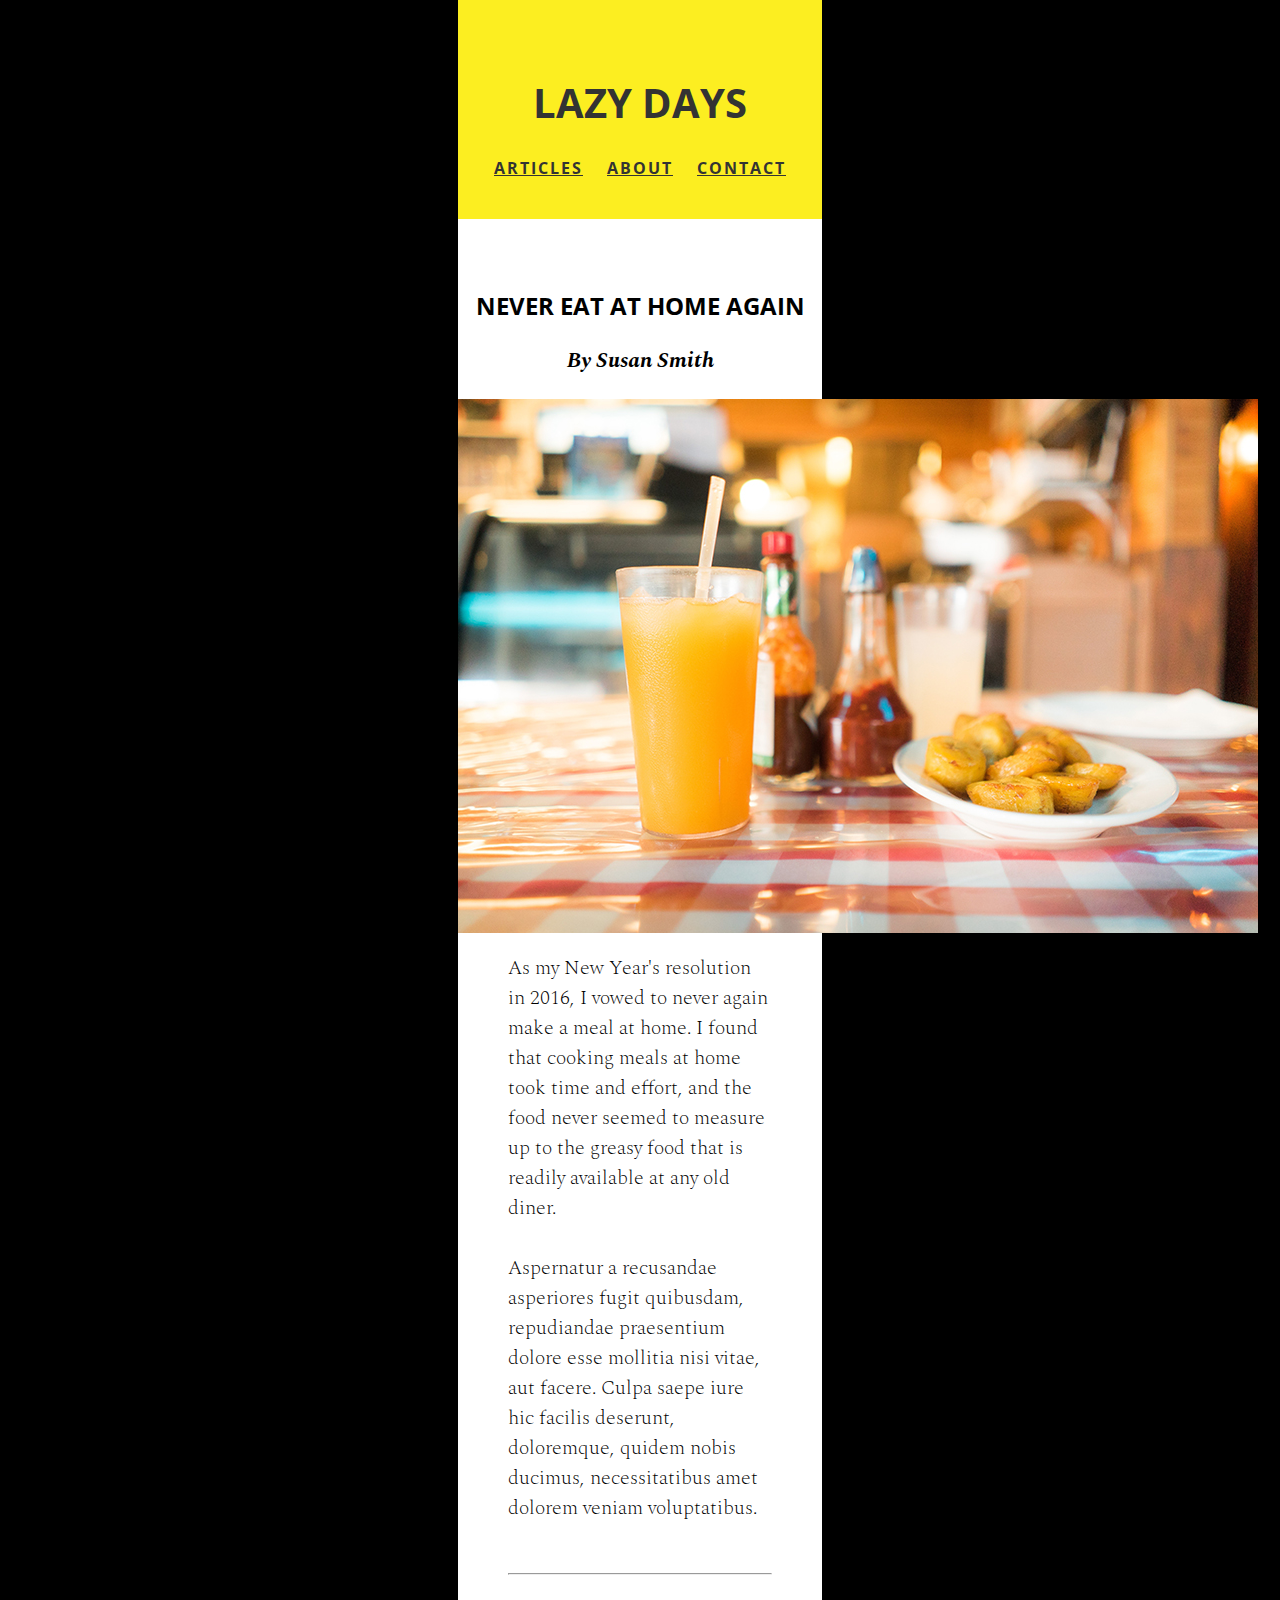
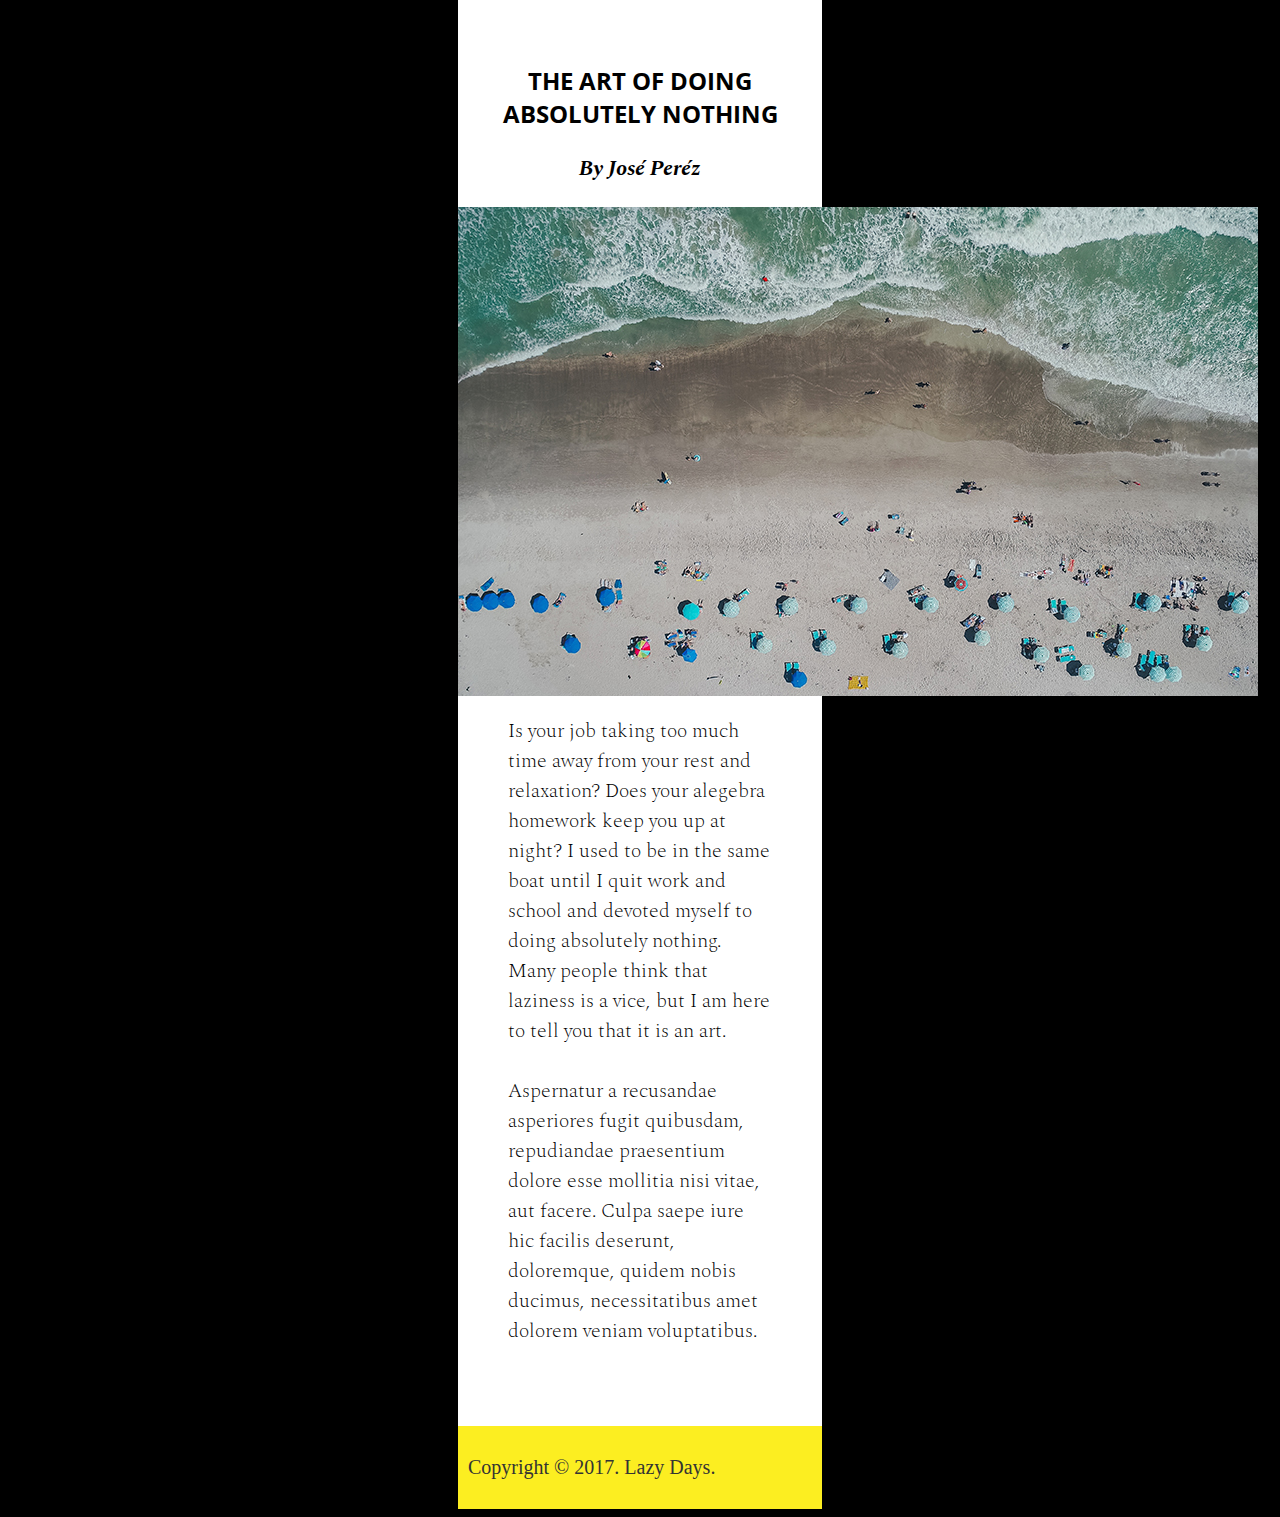
<file: lazy_days/index.html>
<!DOCTYPE html>
<html lang="en">
<head>
	<meta charset="UTF-8">
	<meta name="viewport" content="width=device-width, initial-scale=1.0">
	<meta http-equiv="X-UA-Compatible" content="ie=edge">
	<title>Lazy Days</title>
	<link rel="stylesheet" href="css/style.css">
</head>
<body>

<header>
	<h1>Lazy Days</h1>
	<nav>
		<a href="#">Articles</a>
		<a href="#">About</a>
		<a href="#">Contact</a>
	</nav>
</header>

<main>
	<article>
	<h2>Never Eat At Home Again</h2>
	<h3>By Susan Smith</h3>

	<!-- Add image. The image is diner.jpg in the images folder. -->
	<img src="images/diner.jpg" alt="Diner">

	<p>As my New Year's resolution in 2016, I vowed to never again make a meal at home. I found that cooking meals at home took time and effort, and the food never seemed to measure up to the greasy food that is readily available at any old diner.
		<br>
		<br>
	Aspernatur a recusandae asperiores fugit quibusdam, repudiandae praesentium dolore esse mollitia nisi vitae, aut facere. Culpa saepe iure hic facilis deserunt, doloremque, quidem nobis ducimus, necessitatibus amet dolorem veniam voluptatibus.
	<br>
	<br>
	<hr>
	</p>
</article>

<article>
	<h2>The Art of Doing Absolutely Nothing</h2>
	<h3>By José Peréz</h3>
	<!-- Add image. The image is beach.jpg in the images folder. -->
	<img src="images/beach.jpg" alt="Beach">
	<p>Is your job taking too much time away from your rest and relaxation? Does your alegebra homework keep you up at night? I used to be in the same boat until I quit work and school and devoted myself to doing absolutely nothing. Many people think that laziness is a vice, but I am here to tell you that it is an art.
	<br>
	<br>
	Aspernatur a recusandae asperiores fugit quibusdam, repudiandae praesentium dolore esse mollitia nisi vitae, aut facere. Culpa saepe iure hic facilis deserunt, doloremque, quidem nobis ducimus, necessitatibus amet dolorem veniam voluptatibus.
	<br>
	<br>
	</p>
</article>
</main>

</body>
<footer>
	Copyright &copy; 2017. Lazy Days.
</footer>
</html>
</file>
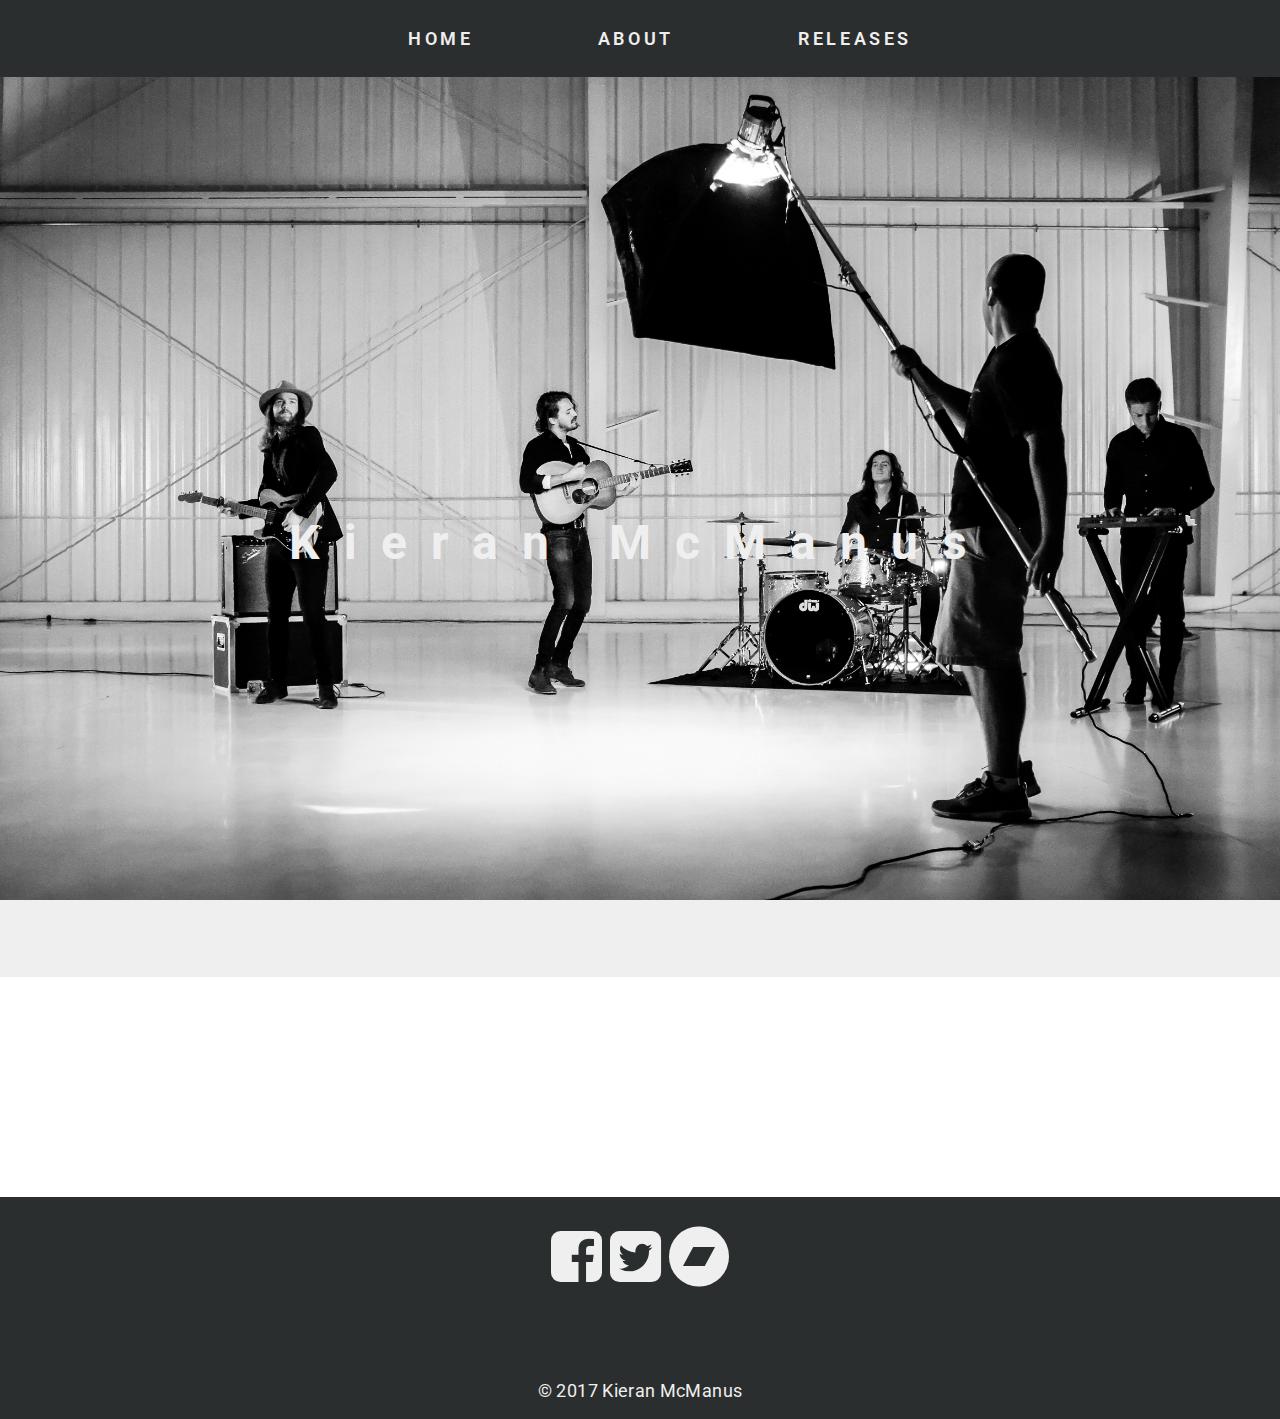
<file: mcmanus_site_final_project/index.html>
<!doctype html>
<html lang="">
    <head>
        <meta charset="utf-8">
        <meta http-equiv="x-ua-compatible" content="ie=edge">
        <title>Kieran McManus</title>
        <meta name="description" content="">
        <meta name="viewport" content="width=device-width, initial-scale=1">

        <link href="https://fonts.googleapis.com/css?family=Open+Sans|Roboto" rel="stylesheet">
        <link href="https://maxcdn.bootstrapcdn.com/font-awesome/4.7.0/css/font-awesome.min.css" rel="stylesheet" integrity="sha384-wvfXpqpZZVQGK6TAh5PVlGOfQNHSoD2xbE+QkPxCAFlNEevoEH3Sl0sibVcOQVnN" crossorigin="anonymous">
        <link rel="logo-icon" href="logo.png">
        <link rel="shortcut icon" href="favicon.ico" type="image/x-icon" />

        <link rel="stylesheet" href="css/normalize.css">
        <link rel="stylesheet" href="css/main.css">
    </head>
    <body>
        <!-- Add your site content here. Keep it pretty and use indentation :) -->
      <nav>
        <a class="hamburger" href="#"></a>
        <ul>
          <li><a href="index.html">Home</a></li>
          <li><a href="about.html">About</a></li>
          <li><a href="releases.html">Releases</a></li>
        </ul>
      </nav>

      <header>

        <div id="Title">
          <h1><a href="">Kieran McManus</a></h1>
        </div>
      </header>


      <div class="bandcamp">
        <iframe style="border: 0; width: 700px; height: 120px;"
        src="https://bandcamp.com/EmbeddedPlayer/album=303378461/size=large/bgcol=ffffff/linkcol=0687f5/tracklist=false/artwork=small/transparent=true/"
        seamless><a href="http://kieranmcmanus.bandcamp.com/album/live-shea-stadium">
          Live @ Shea Stadium by Kieran McManus</a></iframe>
      </div>

      <footer>

        <div class="icons">
          <a href="https://www.facebook.com/kieranmcmanusny/" target="_blank"><i class="fa fa-facebook-square fa-2x" aria-hidden="true"></i></a>
          <a href=""><i class="fa fa-twitter-square fa-2x" aria-hidden="true"></i></a>
  				<a href="https://kieranmcmanus.bandcamp.com/" target="_blank"><i class="fa fa-bandcamp fa-2x" aria-hidden="true"></i></a>
        </div>

        <div class="copyright">
          <p>© 2017 Kieran McManus</p>
        </div>

      </footer>

        <script src="js/vendor/jquery-1.12.0.min.js"></script>
        <script src="js/main.js"></script>
    </body>
</html>
</file>
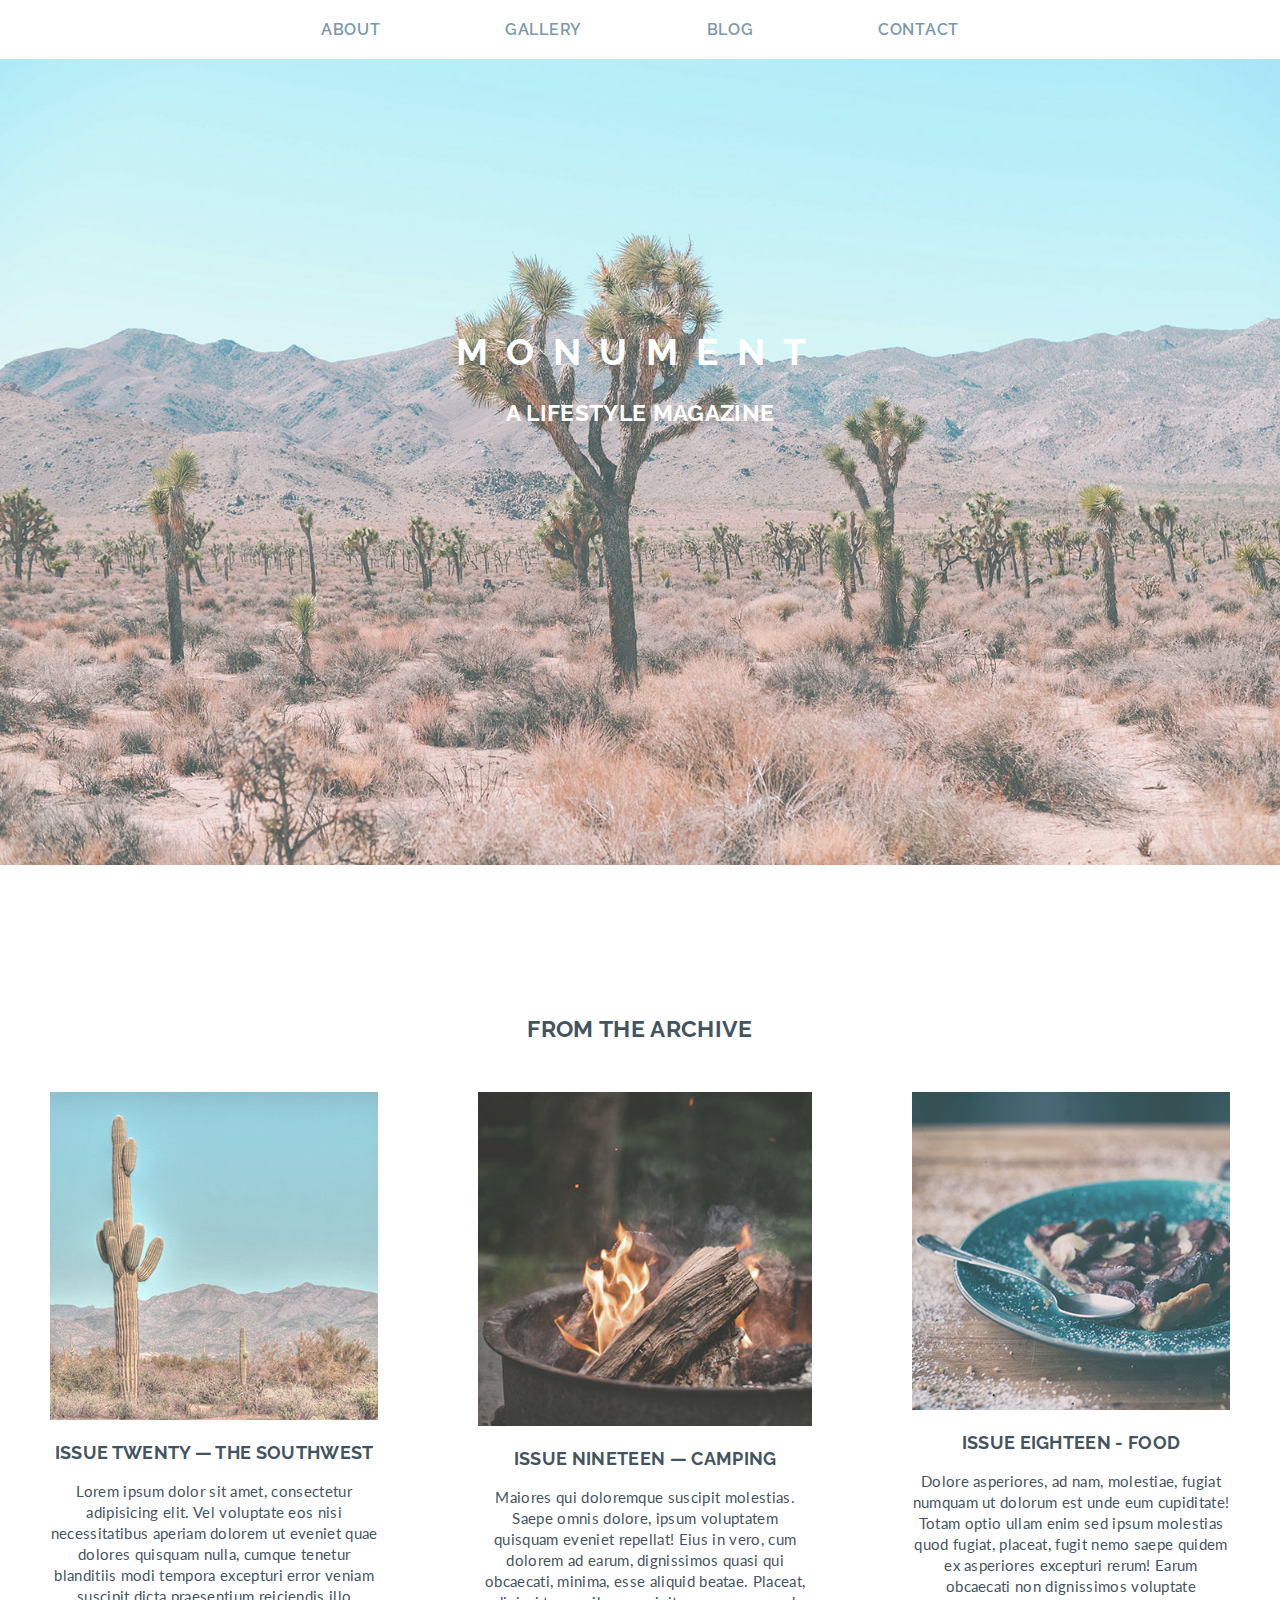
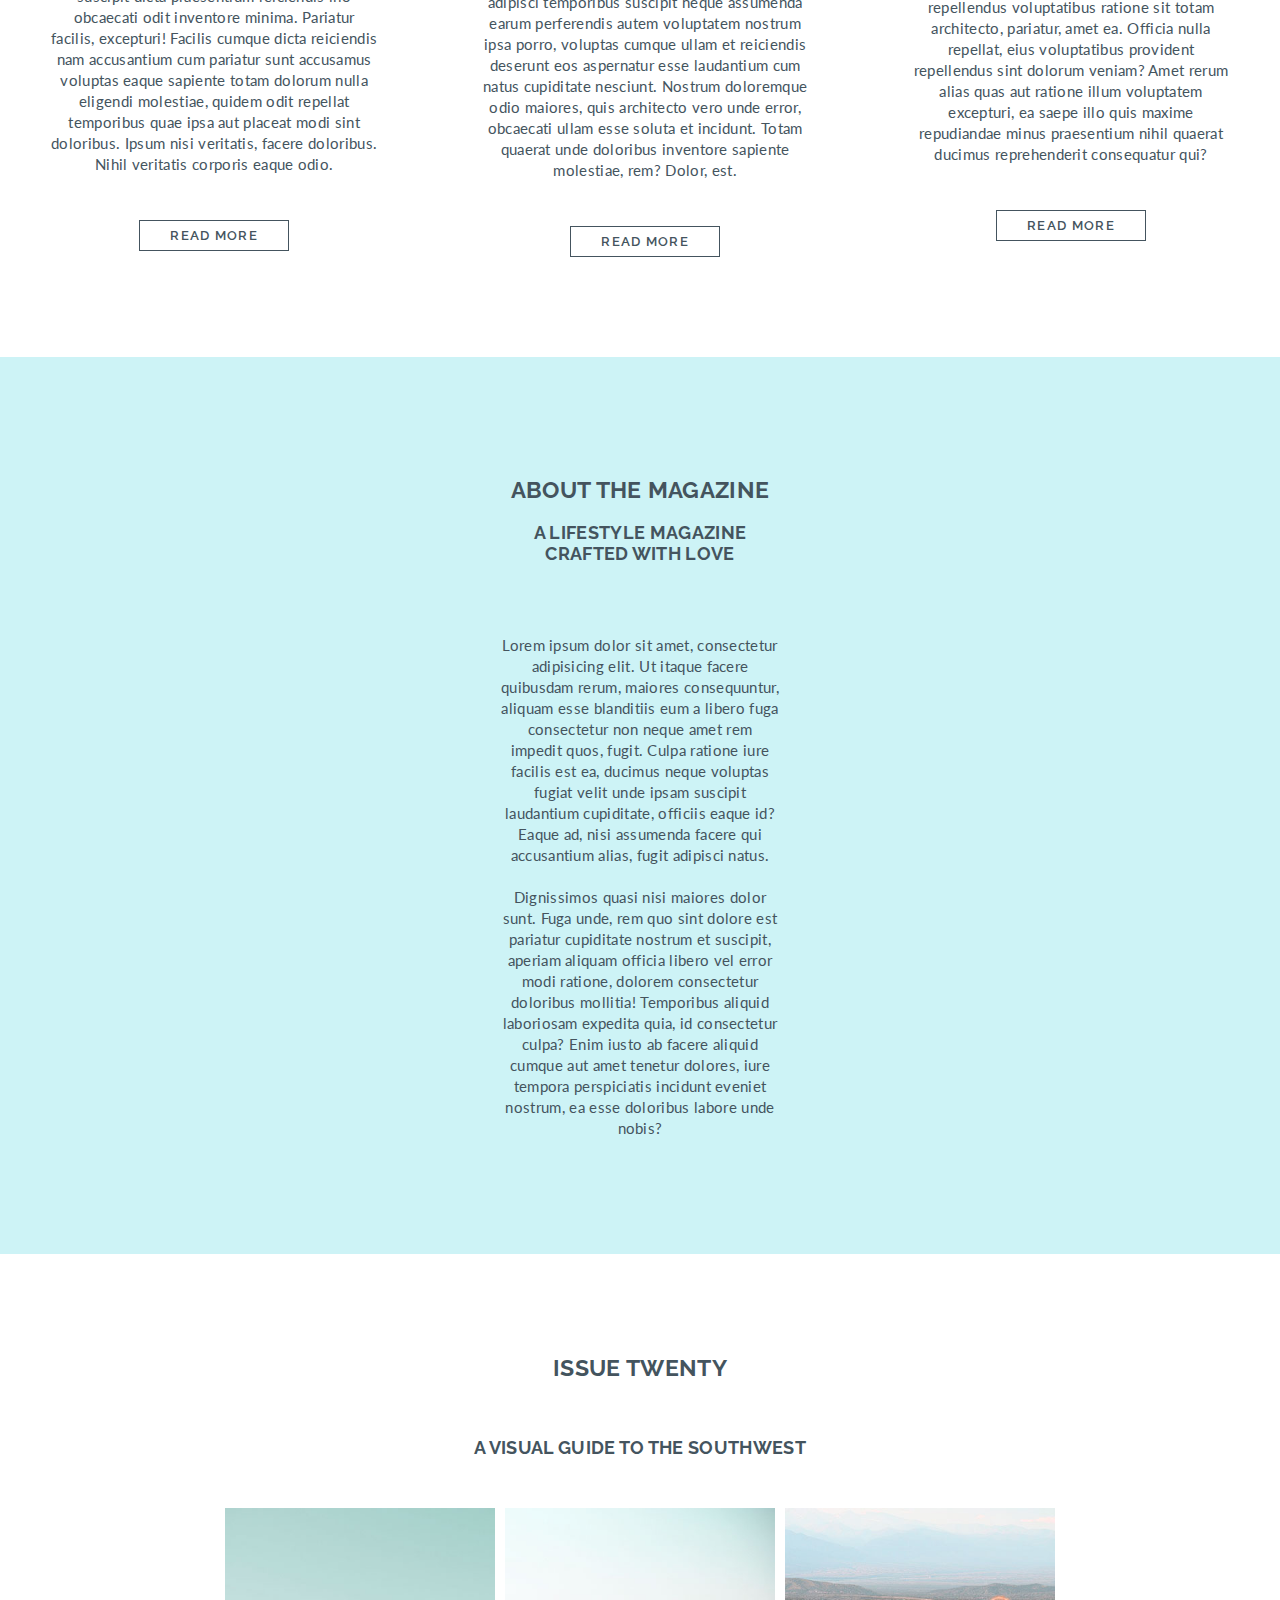
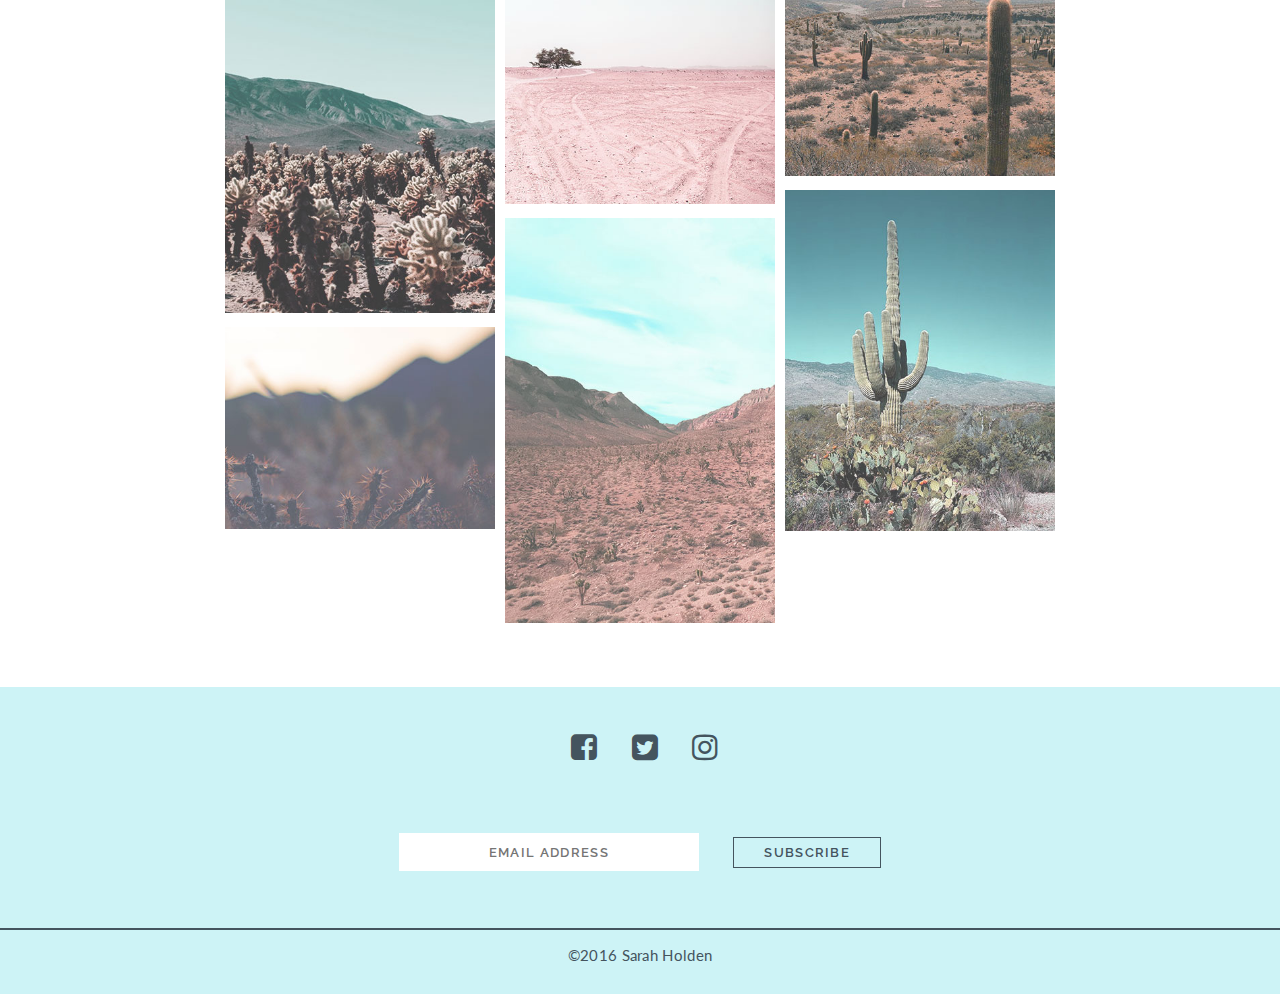
<file: monument_lab_starter/index.html>
<!DOCTYPE html>
<html lang="en">
<head>
	<meta charset="UTF-8">
	<title>Monument | Home</title>

	<!-- Add link to Google Fonts here (Lato 400 and Raleway 400 and 600) -->
	<link href="https://fonts.googleapis.com/css?family=Lato|Raleway:600" rel="stylesheet">

	<!-- Link for FontAwesome has already been added! -->
	<link rel="stylesheet" href="https://maxcdn.bootstrapcdn.com/font-awesome/4.7.0/css/font-awesome.min.css">
	<link rel="stylesheet" href="css/style.css">

</head>
<body>
<nav>
<a href="#">About</a>
<a href="#">Gallery</a>
<a href="#">Blog</a>
<a href="#">Contact</a>
</nav>

<header>
	<h1>Monument</h1>
	<h2>A Lifestyle Magazine</h2>
</header>

<main>

<h2>From the Archive</h2>

<section class="Archive">

<article>
<!-- INSERT IMAGE: article_1.jpg (in images folder) -->
<img src="images/article_1.jpg" alt='Twenty'>
<h3>Issue Twenty &mdash; The Southwest</h3>
<p>Lorem ipsum dolor sit amet, consectetur adipisicing elit. Vel voluptate eos nisi necessitatibus aperiam dolorem ut eveniet quae dolores quisquam nulla, cumque tenetur blanditiis modi tempora excepturi error veniam suscipit dicta praesentium reiciendis illo obcaecati odit inventore minima. Pariatur facilis, excepturi! Facilis cumque dicta reiciendis nam accusantium cum pariatur sunt accusamus voluptas eaque sapiente totam dolorum nulla eligendi molestiae, quidem odit repellat temporibus quae ipsa aut placeat modi sint doloribus. Ipsum nisi veritatis, facere doloribus. Nihil veritatis corporis eaque odio.</p>
<button class="Read">Read More</button>
</article>

<article>
<!-- INSERT IMAGE: article_2.jpg (in images folder) -->
<img src="images/article_2.jpg" alt='Nineteen'>
<h3>Issue Nineteen &mdash; Camping</h3>
<p>Maiores qui doloremque suscipit molestias. Saepe omnis dolore, ipsum voluptatem quisquam eveniet repellat! Eius in vero, cum dolorem ad earum, dignissimos quasi qui obcaecati, minima, esse aliquid beatae. Placeat, adipisci temporibus suscipit neque assumenda earum perferendis autem voluptatem nostrum ipsa porro, voluptas cumque ullam et reiciendis deserunt eos aspernatur esse laudantium cum natus cupiditate nesciunt. Nostrum doloremque odio maiores, quis architecto vero unde error, obcaecati ullam esse soluta et incidunt. Totam quaerat unde doloribus inventore sapiente molestiae, rem? Dolor, est.</p>
<button class="Read">Read More</button>
</article>

<article>
<!-- INSERT IMAGE: article_3.jpg (in images folder) -->
<img src="images/article_3.jpg" alt='Eighteen'>
<h3>Issue Eighteen - Food</h3>
<p>Dolore asperiores, ad nam, molestiae, fugiat numquam ut dolorum est unde eum cupiditate! Totam optio ullam enim sed ipsum molestias quod fugiat, placeat, fugit nemo saepe quidem ex asperiores excepturi rerum! Earum obcaecati non dignissimos voluptate repellendus voluptatibus ratione sit totam architecto, pariatur, amet ea. Officia nulla repellat, eius voluptatibus provident repellendus sint dolorum veniam? Amet rerum alias quas aut ratione illum voluptatem excepturi, ea saepe illo quis maxime repudiandae minus praesentium nihil quaerat ducimus reprehenderit consequatur qui?</p>
<button class="Read">Read More</button>
</article>

</section>

<section class="About">
	<h2>About The Magazine</h2>
	<h3>A Lifestyle Magazine Crafted with Love</h3>
	<br>
	<br>
	<p>Lorem ipsum dolor sit amet, consectetur adipisicing elit. Ut itaque facere quibusdam rerum, maiores consequuntur,
		aliquam esse blanditiis eum a libero fuga consectetur non neque amet rem impedit quos, fugit. Culpa ratione iure facilis
		est ea, ducimus neque voluptas fugiat velit unde ipsam suscipit laudantium cupiditate,
		officiis eaque id? Eaque ad, nisi assumenda facere qui accusantium alias, fugit adipisci natus.
		<br>
		<br>
		Dignissimos quasi nisi maiores dolor sunt. Fuga unde, rem quo sint dolore est pariatur cupiditate
		nostrum et suscipit, aperiam aliquam officia libero vel error modi ratione, dolorem consectetur
		doloribus mollitia! Temporibus aliquid laboriosam expedita quia, id consectetur culpa? Enim iusto ab
		facere aliquid cumque aut amet tenetur dolores, iure tempora perspiciatis incidunt eveniet nostrum,
		ea esse doloribus labore unde nobis?
	</p>
</section>

<h2>Issue Twenty</h2>
<br>
<h3>A visual guide to the Southwest</h3>

<section class="Gallery">

	<div class="col1">
		<img src="images/gallery_1.jpg" alt="1">
		<img src="images/gallery_3.jpg" alt="3">
	</div>

	<div class="col2">
		<img src="images/gallery_4.jpg" alt="4">
		<img src="images/gallery_2.jpg" alt="2">
	</div>

	<div class="col3">
		<img src="images/gallery_5.jpg" alt="5">
		<img src="images/gallery_6.jpg" alt="6">
	</div>
<!--
INSERT IMAGE: gallery_1.jpg
INSERT IMAGE: gallery_3.jpg
INSERT IMAGE: gallery_4.jpg
INSERT IMAGE: gallery_2.jpg
INSERT IMAGE: gallery_5.jpg
INSERT IMAGE: gallery_6.jpg
-->

</section>

</main>

<footer>
<!-- Insert FontAwesome Icons -->
<div class="wrap">
	<div class="icons">
		<a href=""><i class="fa fa-facebook-square fa-2x" aria-hidden="true"></i></a>
		<a href=""><i class="fa fa-twitter-square fa-2x" aria-hidden="true"></i></a>
		<a href=""><i class="fa fa-instagram fa-2x" aria-hidden="true"></i></a>
	</div>

<!-- I've given you this one, but look it up to see what it's used for :) -->
	<input type="text" placeholder="Email Address">
	<button type="submit">Subscribe</button>
</div>
<p class="copyright">&copy;2016 Sarah Holden</p>
</footer>


</body>
</html>
</file>
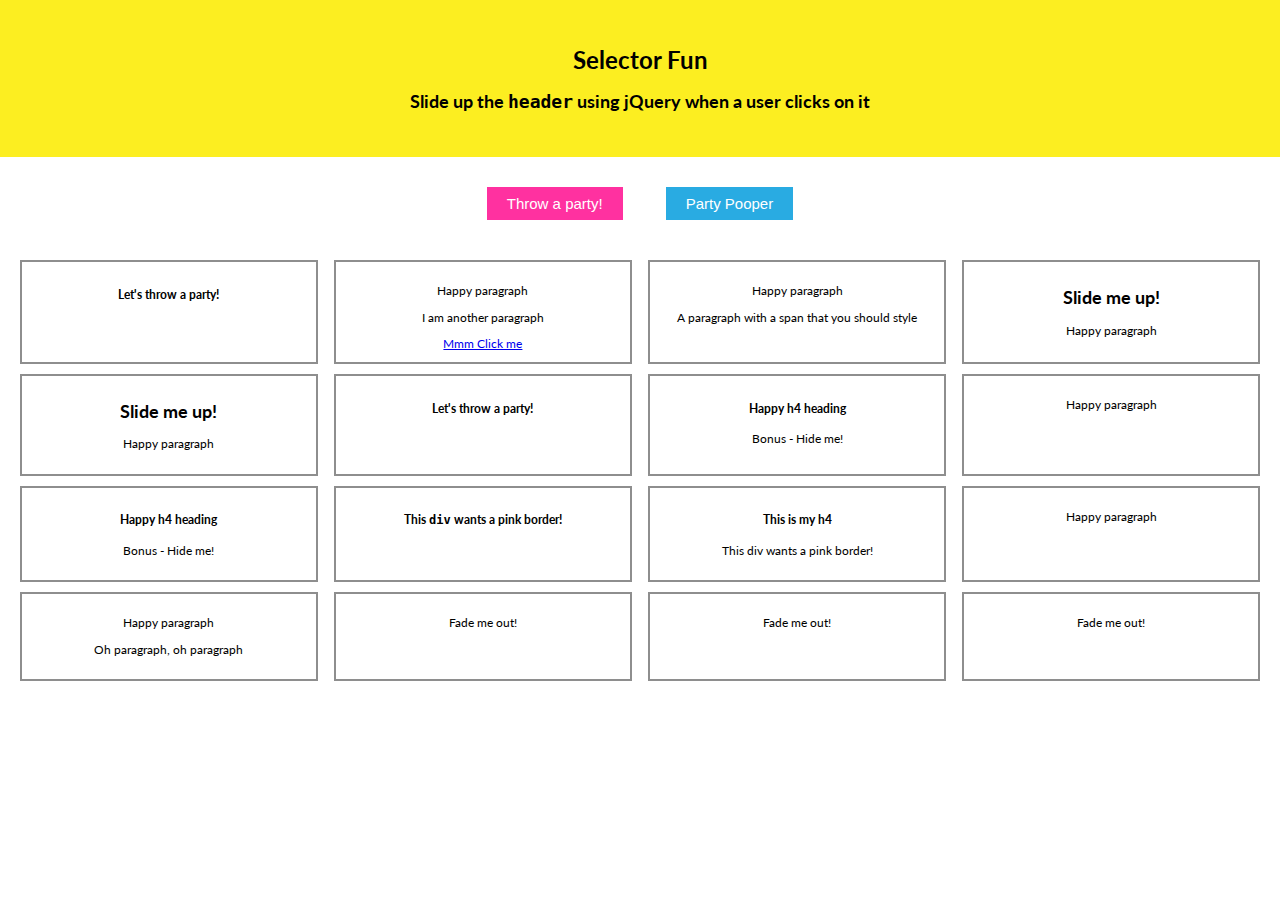
<file: select_fun_bonus_2/index.html>
<!DOCTYPE html>
<html lang="en">
<head>
	<meta charset="utf-8">
	<title>Select Fun!</title>
	<link rel="stylesheet" href="css/style.css">

</head>
<body>

	<header>
		<h1>Selector Fun</h1>
		<h2>Slide up the <code>header</code> using jQuery when a user clicks on it</h2>
	</header>

	<button id="party-time">Throw a party!</button>
	<button id="reset">Party Pooper</button>
	<section id="boxes" class="boring">
		<section class="row" id="row1">
			<div class="box add-para" id="box1">
				<h4>Let's throw a party!</h4>
			</div>

			<article class="box" id="box2">
				<p>Happy paragraph</p>
				<p>I am another paragraph</p>
				<a href="#">Mmm Click me</a>
			</article>

			<div class="box" id="box3">
				<p>Happy paragraph</p>
				<p>A paragraph with a <span>span that you should style</span></p>
			</div>

			<div class="box" id="box4">
				<h2>Slide me up!</h2>
				<p>Happy paragraph</p>
			</div>
		</section>

		<section class="row" id="row2">

			<div class="box" id="box5">
				<h2>Slide me up!</h2>
				<p>Happy paragraph</p>
			</div>

			<article class="box add-para" id="box6">
				<h4>Let's throw a party!</h4>
			</article>

			<article class="box" id="box7">
				<h4>Happy h4 heading</h4>
				<p>Bonus - Hide me!</p>
			</article>

			<div class="box" id="box8">
				<p>Happy paragraph</p>
			</div>
		</section>

		<section class="row" id="row3">

			<article class="box" id="box9">
				<h4>Happy h4 heading</h4>
				<p>Bonus - Hide me!</p>
			</article>

			<div class="box add-para" id="box10">
				<h4>This <code>div</code> wants a pink border!</h4>
			</div>

			<div class="box" id="box11">
				<h4>This is my h4</h4>
				<p>This div wants a pink border!</p>
			</div>

			<article class="box" id="box12">
				<p>Happy paragraph</p>
			</article>

		</section>

		<section class="row" id="row4">

			<article class="box purplebox" id="box14">
				<p>Happy paragraph</p>
				<p>Oh paragraph, oh paragraph</p>
			</article>

			<div class="box" id="box13">
				<p>Fade me out!</p>
			</div>

			<div class="box" id="box15">
				<p>Fade me out!</p>
			</div>

			<div class="box" id="box16">
				<p>Fade me out!</p>
			</div>
		</section>
	</section>

	<footer>
		<p>I am hidden, but I want to be shown when the anchor in box2 is clicked</p>
	</footer>

	<script
  src="http://code.jquery.com/jquery-3.2.1.min.js"
  integrity="sha256-hwg4gsxgFZhOsEEamdOYGBf13FyQuiTwlAQgxVSNgt4="
  crossorigin="anonymous"></script>
	<script src="js/main.js"></script>
</body>
</html>
</file>
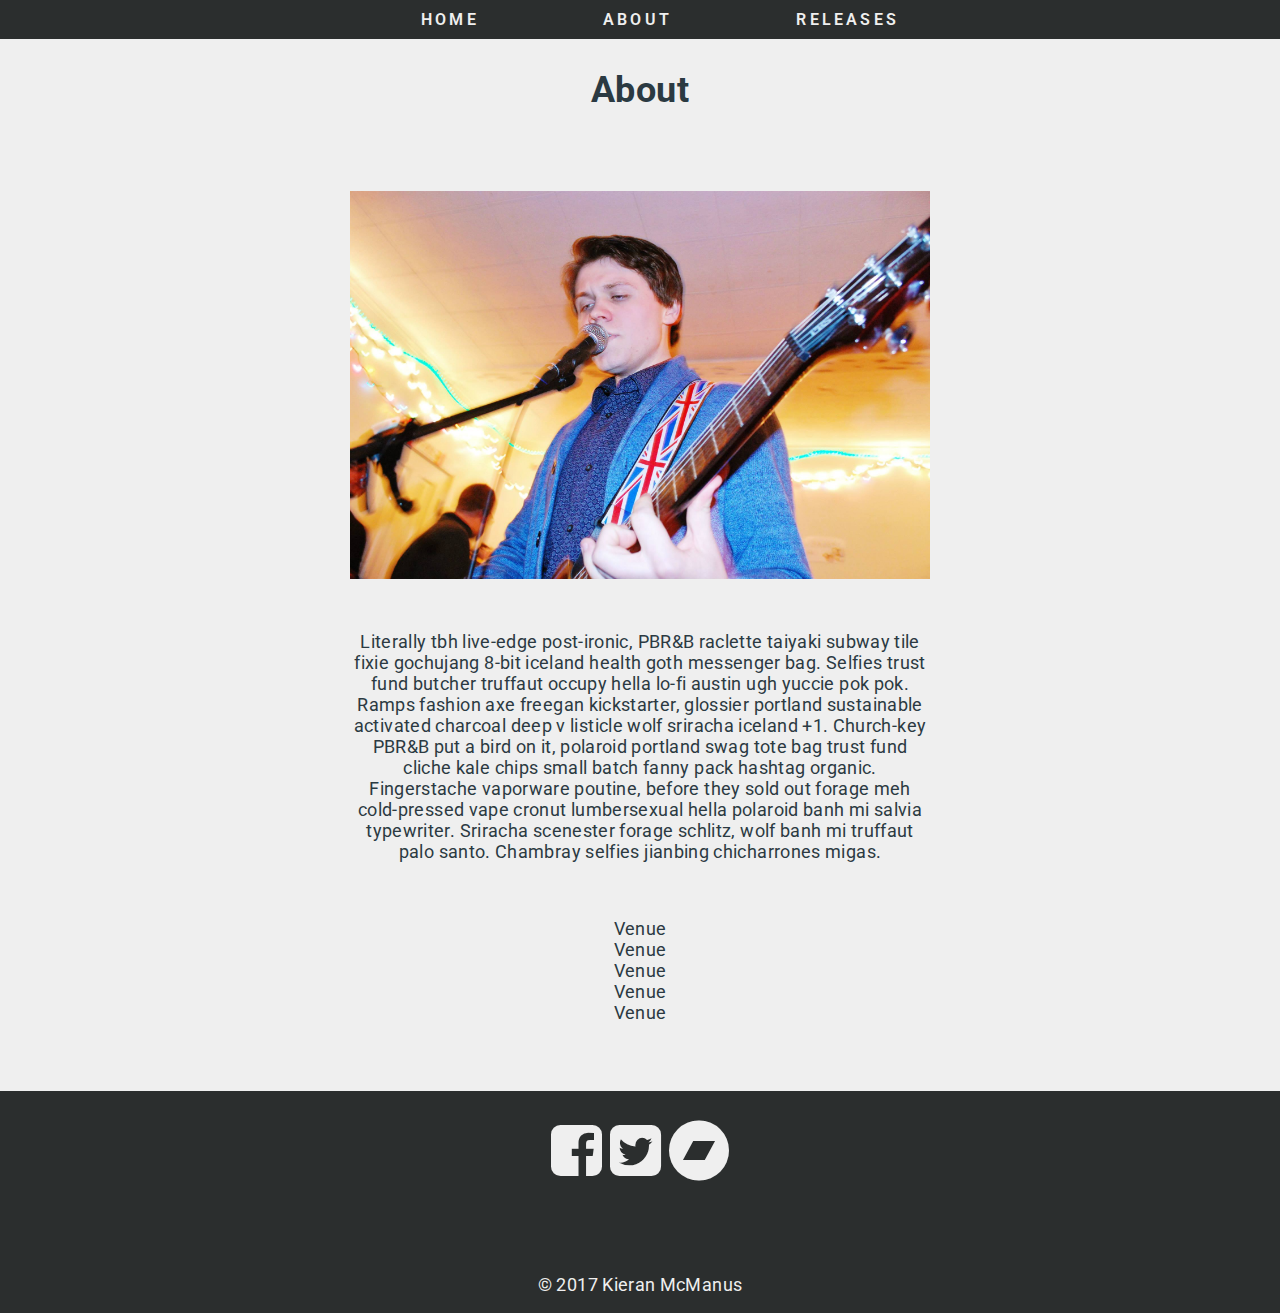
<file: mcmanus_site_final_project_v3/about.html>
<!doctype html>
<html lang="">
    <head>
        <meta charset="utf-8">
        <meta http-equiv="x-ua-compatible" content="ie=edge">
        <title>Kieran McManus</title>
        <meta name="description" content="">
        <meta name="viewport" content="width=device-width, initial-scale=1">

        <link href="https://fonts.googleapis.com/css?family=Open+Sans|Roboto" rel="stylesheet">
        <link href="https://maxcdn.bootstrapcdn.com/font-awesome/4.7.0/css/font-awesome.min.css" rel="stylesheet" integrity="sha384-wvfXpqpZZVQGK6TAh5PVlGOfQNHSoD2xbE+QkPxCAFlNEevoEH3Sl0sibVcOQVnN" crossorigin="anonymous">
        <link rel="logo-icon" href="logo.png">
        <link rel="shortcut icon" href="favicon.ico" type="image/x-icon" />

        <link rel="stylesheet" href="css/normalize.css">
        <link rel="stylesheet" href="css/main.css">
    </head>
    <body>
        <!-- Add your site content here. Keep it pretty and use indentation :) -->
      <nav>
        <a class="hamburger" href="#"></a>
        <ul>
          <li><a href="index.html">Home</a></li>
          <li><a href="about.html">About</a></li>
          <li><a href="releases.html">Releases</a></li>
        </ul>
      </nav>

      <h2>About</h2>

      <section class="about">
        <img src="img/livingroom.jpg" alt="Kieran">
        <p>Literally tbh live-edge post-ironic, PBR&amp;B raclette taiyaki subway tile
        fixie gochujang 8-bit iceland health goth messenger bag. Selfies trust
        fund butcher truffaut occupy hella lo-fi austin ugh yuccie pok pok.
        Ramps fashion axe freegan kickstarter, glossier portland sustainable
        activated charcoal deep v listicle wolf sriracha iceland +1. Church-key
        PBR&amp;B put a bird on it, polaroid portland swag tote bag trust fund
        cliche kale chips small batch fanny pack hashtag organic. Fingerstache
        vaporware poutine, before they sold out forage meh cold-pressed vape
        cronut lumbersexual hella polaroid banh mi salvia typewriter. Sriracha
        scenester forage schlitz, wolf banh mi truffaut palo santo. Chambray
        selfies jianbing chicharrones migas.</p>
      </section>
      <section class="venues">
        <ul>
          <li>Venue</li>
          <li>Venue</li>
          <li>Venue</li>
          <li>Venue</li>
          <li>Venue</li>
        </ul>

      </section>


      <footer>

        <div class="icons">
          <a href="https://www.facebook.com/kieranmcmanusny/" target="_blank"><i class="fa fa-facebook-square fa-2x" aria-hidden="true"></i></a>
          <a href=""><i class="fa fa-twitter-square fa-2x" aria-hidden="true"></i></a>
  				<a href="https://kieranmcmanus.bandcamp.com/" target="_blank"><i class="fa fa-bandcamp fa-2x" aria-hidden="true"></i></a>
        </div>

        <div class="copyright">
          <p>© 2017 Kieran McManus</p>
        </div>

      </footer>

        <script src="js/vendor/jquery-1.12.0.min.js"></script>
        <script src="js/main.js"></script>
    </body>
</html>
</file>
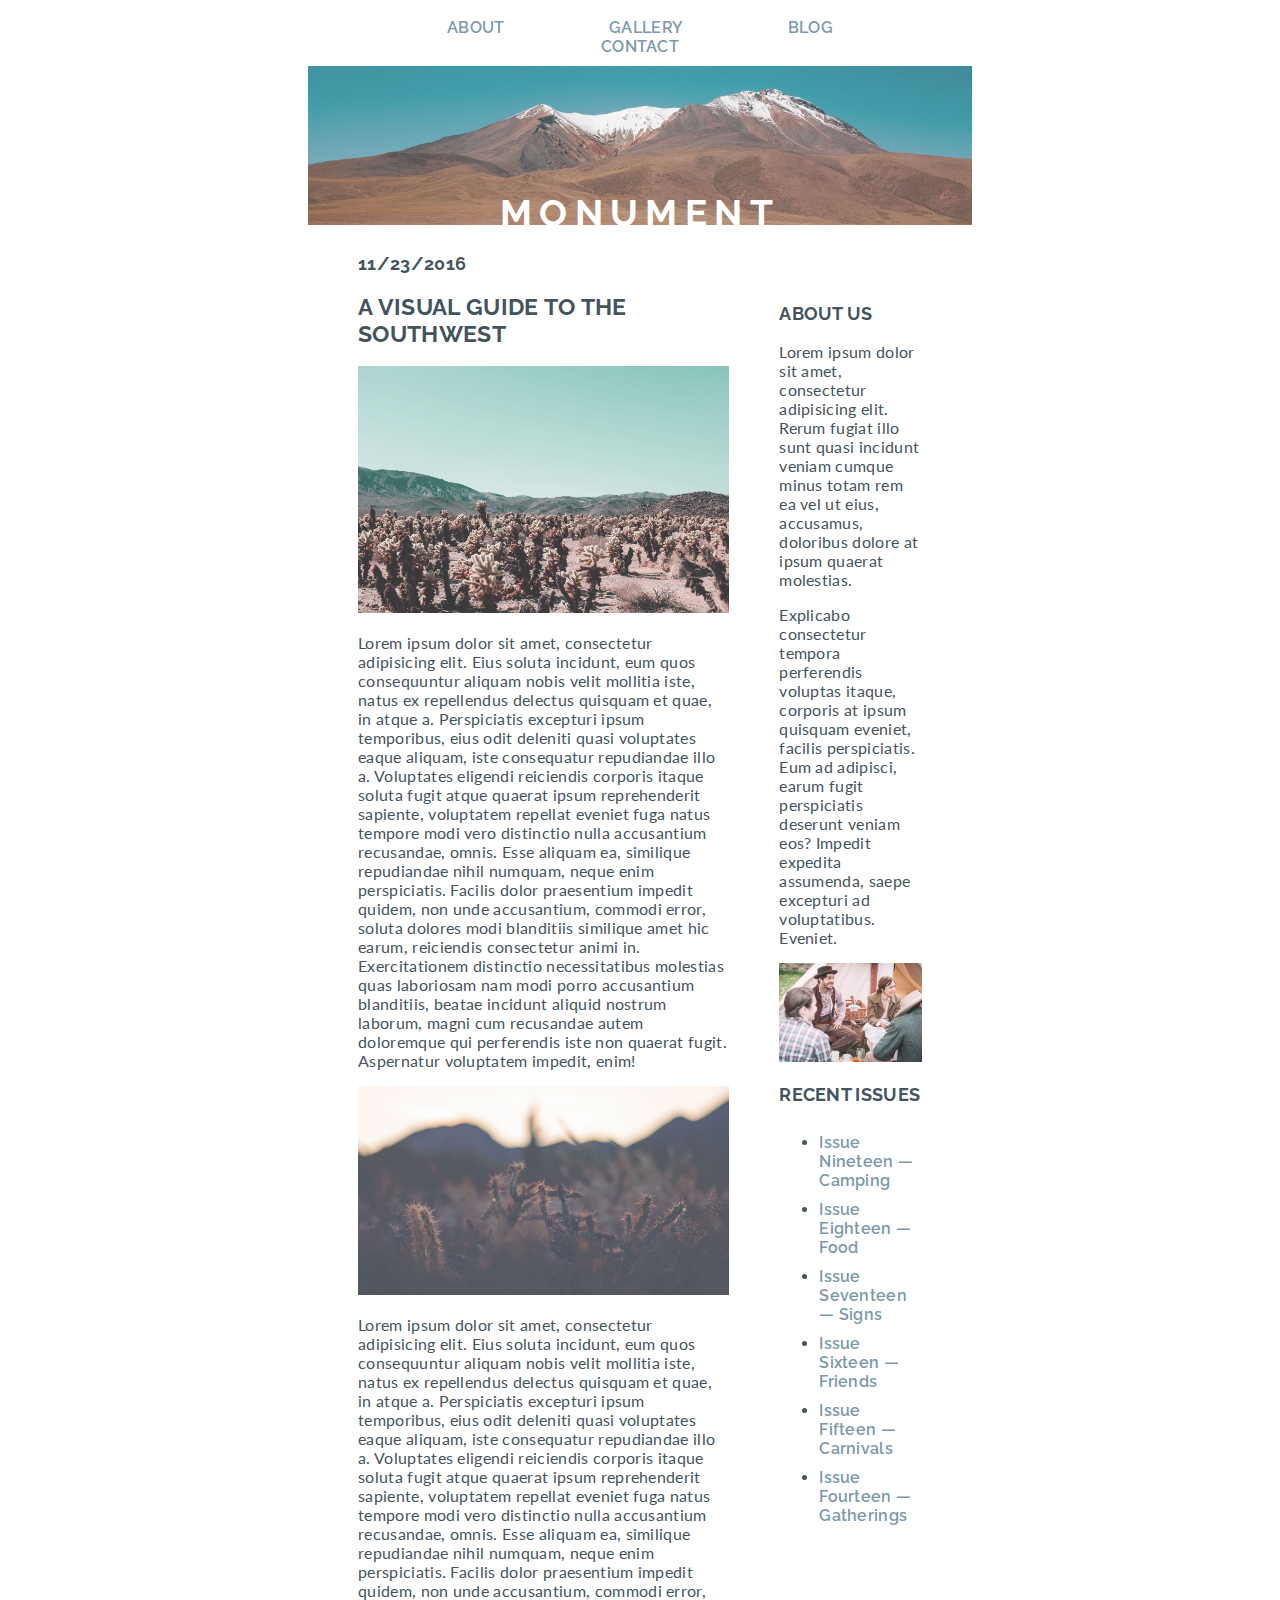
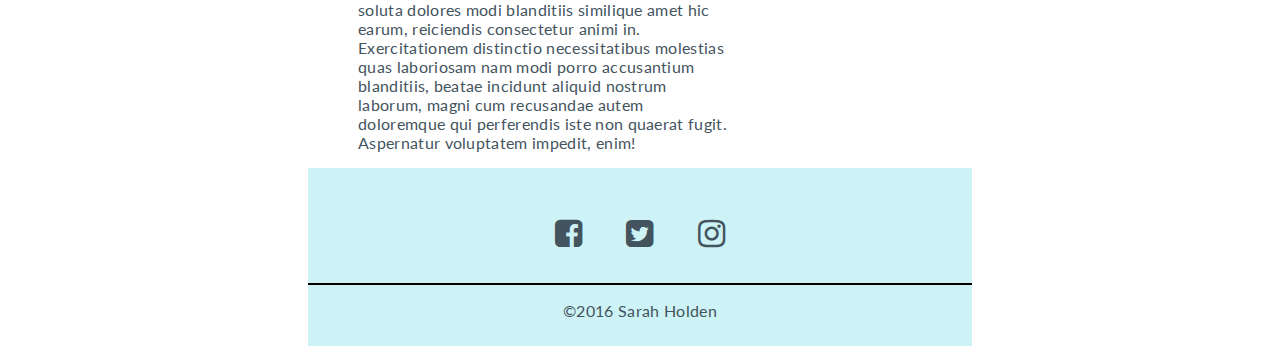
<file: monument_blog/blog.html>
<!DOCTYPE html>
<html lang="en">
<head>
	<meta charset="UTF-8">
	<title>Monument | Kieran McManus</title>

	<!-- Add your Google Fonts link here! -->
	<link rel="stylesheet" href="css/style.css">
	<link rel="stylesheet" href="font-awesome/css/font-awesome.min.css">

</head>
<body>
	<nav>
		<a href="#">About</a>
		<a href="#">Gallery</a>
		<a href="#">Blog</a>
		<a href="#">Contact</a>
	</nav>
	<div id="Header">
		<img src="images/blog_header_bg.jpg" alt="Mountains">
		<h1><a href="#">Monument</a></h1>
	</div>


	<div>
		<article>
			<h3>11/23/2016</h3>
			<h2>A Visual Guide to the Southwest</h2>
			<img src="images/blog_1.jpg" alt="">
			<p>Lorem ipsum dolor sit amet, consectetur adipisicing elit. Eius soluta incidunt, eum quos consequuntur aliquam nobis velit mollitia iste, natus ex repellendus delectus quisquam et quae, in atque a. Perspiciatis excepturi ipsum temporibus, eius odit deleniti quasi voluptates eaque aliquam, iste consequatur repudiandae illo a. Voluptates eligendi reiciendis corporis itaque soluta fugit atque quaerat ipsum reprehenderit sapiente, voluptatem repellat eveniet fuga natus tempore modi vero distinctio nulla accusantium recusandae, omnis. Esse aliquam ea, similique repudiandae nihil numquam, neque enim perspiciatis. Facilis dolor praesentium impedit quidem, non unde accusantium, commodi error, soluta dolores modi blanditiis similique amet hic earum, reiciendis consectetur animi in. Exercitationem distinctio necessitatibus molestias quas laboriosam nam modi porro accusantium blanditiis, beatae incidunt aliquid nostrum laborum, magni cum recusandae autem doloremque qui perferendis iste non quaerat fugit. Aspernatur voluptatem impedit, enim!</p>
			<img src="images/blog_2.jpg" alt="">
			<p>Lorem ipsum dolor sit amet, consectetur adipisicing elit. Eius soluta incidunt, eum quos consequuntur aliquam nobis velit mollitia iste, natus ex repellendus delectus quisquam et quae, in atque a. Perspiciatis excepturi ipsum temporibus, eius odit deleniti quasi voluptates eaque aliquam, iste consequatur repudiandae illo a. Voluptates eligendi reiciendis corporis itaque soluta fugit atque quaerat ipsum reprehenderit sapiente, voluptatem repellat eveniet fuga natus tempore modi vero distinctio nulla accusantium recusandae, omnis. Esse aliquam ea, similique repudiandae nihil numquam, neque enim perspiciatis. Facilis dolor praesentium impedit quidem, non unde accusantium, commodi error, soluta dolores modi blanditiis similique amet hic earum, reiciendis consectetur animi in. Exercitationem distinctio necessitatibus molestias quas laboriosam nam modi porro accusantium blanditiis, beatae incidunt aliquid nostrum laborum, magni cum recusandae autem doloremque qui perferendis iste non quaerat fugit. Aspernatur voluptatem impedit, enim!</p>
		</article>


		<!-- ADVANCED VERSION: REMOVE COMMENTS AROUND THIS SECTION -->
		<aside>
			<h3>About Us</h3>
			<p>Lorem ipsum dolor sit amet, consectetur adipisicing elit. Rerum fugiat illo sunt quasi incidunt veniam cumque minus totam rem ea vel ut eius, accusamus, doloribus dolore at ipsum quaerat molestias.</p>
			<p>Explicabo consectetur tempora perferendis voluptas itaque, corporis at ipsum quisquam eveniet, facilis perspiciatis. Eum ad adipisci, earum fugit perspiciatis deserunt veniam eos? Impedit expedita assumenda, saepe excepturi ad voluptatibus. Eveniet.</p>
			<img src="images/about.jpg" alt="">
			<h3>Recent Issues</h3>
			<ul>
				<li><a href="">Issue Nineteen &mdash; Camping</a></li>
				<li><a href="">Issue Eighteen &mdash; Food</a></li>
				<li><a href="">Issue Seventeen &mdash; Signs</a></li>
				<li><a href="">Issue Sixteen &mdash; Friends</a></li>
				<li><a href="">Issue Fifteen &mdash; Carnivals</a></li>
				<li><a href="">Issue Fourteen &mdash; Gatherings</a></li>
			</ul>
		</aside>
	</div>

	<footer>
		<a href=""><i class="fa fa-facebook-square fa-2x" aria-hidden="true"></i></a>
		<a href=""><i class="fa fa-twitter-square fa-2x" aria-hidden="true"></i></a>
		<a href=""><i class="fa fa-instagram fa-2x" aria-hidden="true"></i></a>

		<hr>
		<p>&copy;2016 <a href="">Sarah Holden</a></p>
	</footer>

</body>
</html>
</file>
<file: lazy_days/css/style.css>
@import url('https://fonts.googleapis.com/css?family=Open+Sans:400,700,700i|Spectral:400,400i');

header {
  color: #333333;
  background-color: #FCEE21;
  tet-align: center;
  margin-top: -10px;
  margin-bottom: -10px;
  padding-top: 50px;
  padding-bottom: 40px;
  margin-left: 450px;
  margin-right: 450px;

}
a {
  font-family: "Open Sans", sans-serif;
  font-size: 16px;
  color: #333333;
  margin: 0 auto;
  text-transform: uppercase;
  font-weight: bold;
  letter-spacing: 2px;
  /*text-decoration: none;
  border-bottom: 1px solid #000;*/
  padding: 0 10px 3px 10px;
  line-height: 10px;
}
nav {
  font-family: "Open Sans", sans-serif;
  font-size: 16px;
  color: #333333;
  text-align: center;
  text-transform: uppercase;
  margin: 0 auto;
  padding-bottom: 20px;
}
h1 {
  font-family: "Open Sans", sans-serif;
  font-size: 40px;
  color: #333333;
  text-align: center;
  text-transform: uppercase;
}
h2 {
  font-family: "Open Sans", sans-serif;
  font-size: 24px;
  text-transform: uppercase;
}
h3 {
  font-family: "Spectral", serif;
  font-size: 22px;
  font-style: italic;
}
p {
  font-family: "Spectral", serif;
  font-size: 20px;
  font-weight: 200;
  text-align: left;
  padding-left: 50px;
  padding-right: 50px;
}
img {
  display: block;
  margin: 0 auto;
}
article {
  text-align: center;
  padding-top: 25px;
  padding-bottom: 25px;
}
body {
  background-color: #000000;
}
nav {
  text-align: center;
  text-transform: uppercase;
  margin: 0 auto;
}
main {
  background-color: #FFFFFF;
  margin: -20px 450px -20px 450px;
  padding-top: 25px;
  padding-bottom: 25px;
}
footer {
  padding: 30px 0 30px 10px;
  margin: -10px 450px 0 450px;
  color: #333333;
  background-color: #FCEE21;
  font-size: 20px;
}
hr {
  margin-left: 50px;
  margin-right: 50px;
}
</file>
<file: mcmanus_site_final_project/css/main.css>
@import url('https://fonts.googleapis.com/css?family=Open+Sans|Roboto');
/* ==========================================================================
   Base styles:
   ========================================================================== */
/* Fix to include padding and border in the total width for each element */
* {
  box-sizing: border-box;
}
/* Color:

Ground Control to Major Tom

Dark grey: #2B2E2E
Grey: #595855
Light grey: #A2ABA5
Light bue: #CAE6E8
Navy: #313F54

Rise

Navy: #2B3A42
Blue: #3F5765
Light blue: #BDD4DE
White: #EFEFEF
Orange: #E74C3C

*/
/* Fix for responsive images */
img {
  max-width: 100%;
}
/* ----------------------------------------
Base Styles
------------------------------------------- */


/* ----------------------------------------
Typography
------------------------------------------- */

body {
  font-family: "Roboto", sans-serif;
  text-align: center;
  font-size: 18px;
  background-color: #EFEFEF;
  color: #2B3A42;
  letter-spacing: .02em;
}

a {
  text-decoration: none;
  color: #EFEFEF;
}

p {
  padding-top: 30px;
}

h1{
  font-size: 48px;
  letter-spacing: 0.5em;
}

h2 {
  font-size: 36px;
}

/* ----------------------------------------
Header
------------------------------------------- */
nav {
  background-color: #2B2E2E;
}
nav ul {
  list-style:none;
  background-color: #2B2E2E;
  display: inline-block;
}

nav li {
  display: inline-block;
}

nav a {
  font-weight: 600;
  letter-spacing: 0.75px;
  color: #EFEFEF;
  display: inline-block;
  border-bottom: none;
  text-transform: uppercase;
  letter-spacing: 0.2em;
	padding: 10px 60px;
}

.hamburger {
  display: none;
  font-size: 20px;
  margin: 10px 0;
  padding-left: 20px;
}

header {
  padding-top: 30px;
  background-repeat: no-repeat;
  background-size: cover;
  background-image: url('../img/placeholderband.jpg');
  background-attachment: fixed;
  height: 100vh;
  display: flex;
  align-items: center;
  justify-content: center;
}

/* ----------------------------------------
Layout
------------------------------------------- */
.bandcamp {
  display: flex;
  justify-content: center;
  padding-top: 50px;
  padding-bottom: 50px;
  background-color: #FFFFFF;
}

.album {

}

.releases {
  display: flex;
  justify-content: space-around;
}

.about {
  margin-left: 350px;
  margin-right: 350px;
  padding-bottom: 20px;
  padding-top: 50px;
}

.venues {
  margin-left: 350px;
  margin-right: 350px;
  padding-bottom: 50px;
}

.venues ul {
  list-style:none;
  text-align: center;
  padding: 0px;
}

/* ----------------------------------------
Buttons
------------------------------------------- */

.icons {
  font-size: 30px;
  padding: 30px 15px;
  margin-bottom: 15px;
  display: inline-block;
  color: #44545E;
}

/* ----------------------------------------
Footer
------------------------------------------- */

footer {
  background-color: #2B2E2E;
  color: #EFEFEF;
  overflow: auto;
}
</file>
<file: monument_lab_starter/css/style.css>
@import url('https://fonts.googleapis.com/css?family=Lato|Raleway:600');
/* ----------------------------------------
Base Styles
------------------------------------------- */
/* Note: Makes sure that padding and the border are included in the width for each element. */
/* Don't add anything else under the * selector! */
* {
	box-sizing: border-box;
}

img {
	max-width: 100%;
}

nav {
	position: fixed;
	top: 0;
	text-align: center;
	width: 100%;
	background-color: white;
}

/* ----------------------------------------
Typography
------------------------------------------- */
body {
	font-family: 'Raleway', sans-serif;
	font-weight: 600;
	color: #44545E;
	text-align: center;
	text-transform: uppercase;
	-webkit-font-smoothing: antialiased;
	margin: 0;
	letter-spacing: .02em;
	background-color: white;
}

p {
	font-family: 'Lato', sans-serif;
	font-weight: 400;
	font-size: 15px;
	text-transform: none;
	line-height: 1.4;
}
h1 {
	font-size: 37px;
	letter-spacing: 0.5em;
}
h2 {
	font-size: 23px;
}
h3 {
	font-size: 18px;
}
nav a {
	font-size: 16px;
	color: #7B98AA;
	text-decoration: none;
	letter-spacing: 0.75px;
	padding: 20px 60px;
	display: inline-block;
}

a:hover {
	color: #44545E;
	-webkit-transition: color .3s ease-in-out;
	transition: color .3s ease-in-out;
}


/* ----------------------------------------
Lists
------------------------------------------- */



/* ----------------------------------------
Layout
------------------------------------------- */
.Archive {
	display:flex;
	justify-content: space-around;
	margin-top: 50px;
	margin-bottom: 100px;
}
.Gallery {
	display: flex;
	justify-content: center;
	margin: 50px 100px;
}
.About {
	background-color: #CDF3F6;
	padding: 100px 500px;
	margin-bottom: 100px;
}

article {
	justify-content: space-around;
	margin-left: 50px;
	margin-right: 50px;
	wifth: 33%;
}

div {
	width: 25%;
	margin-left: 5px;
	margin-right: 5px;
}

div img {
	margin-bottom: 10px;
}

.Gallery img:hover {
	opacity: 0.3;
}

/* ----------------------------------------
Header
------------------------------------------- */
header {
	background-image: url("../images/home_header_bg.jpg");
	background-size: cover;
	background-position: center;
	height: 90vh;
	color: #FFFFFF;
	padding-top: 250px;
	margin-bottom: 150px;
	margin-top: 55px;
}

/* ----------------------------------------
Buttons
------------------------------------------- */
.icons a{
	font-size: 15px;
	padding: 15px;
	margin-bottom: 30px;
	display: inline-block;
	color: #44545E;
}

button {
	font-family: 'Raleway', sans-serif;
	font-weight: 600;
	color: #44545E;
	text-align: center;
	text-transform: uppercase;
	-webkit-font-smoothing: antialiased;
	margin: 0;
	letter-spacing: .1em;
	background-color: white;
	border-style: solid;
	border-color: #44545E;
	border-width: 1.5px;
	padding: 7px 30px;;
	font-size: 13px;
	margin-top: 30px;
}

button:hover {
	background-color: #7B98AA;
	-webkit-transition: color .3s ease-in-out;
	transition: color .3s ease-in-out;
}

.icons a:hover {
	color: #7B98AA;
	-webkit-transition: color .3s ease-in-out;
	transition: color .3s ease-in-out;
}


/* ----------------------------------------
Footer
------------------------------------------- */
footer {
	background-color: #CDF3F6;
	text-align: center;
	padding-bottom: 10px;
}

footer .wrap {
	padding: 30px 15px;
	width: 100%;
	margin: 0;
}

footer button {
	background-color: #CDF3F6;
}

.icons {
	width: 100%;
	text-align: center;
}

.copyright {
	border-top: 2px solid #44545E;
	padding: 15px 0 3px;
}
input {
	margin-bottom: 12px;
	margin-right: 30px;
	padding: 11px 10px;
	outline: 0;
	width: 300px;
	border: 0;
	text-align: center;
	text-transform: uppercase;
	font-family: 'Raleway', sans-serif;
	font-weight: 600;
	color: #44545E;
	-webkit-font-smoothing: antialiased;
	letter-spacing: .1em;
	background-color: white;
}
</file>
<file: select_fun_bonus_2/css/style.css>
@import url('https://fonts.googleapis.com/css?family=Lato:400,700');

/******************************************
/* BASE STYLES
/*******************************************/
* {
  box-sizing: border-box;
}

body {
  color: #000;
  font-size: 12px;
  line-height: 1.2;
  font-family: 'Lato', Arial, sans-serif;
  text-align: center;
  margin: 0;
}

/******************************************
/* LAYOUT
/*******************************************/

/* Center the container */

header {
  padding: 30px;
  background-color: #FCEE21;
}

#boxes {
  margin: 20px;
}

#boxes section {
  display: flex;
  justify-content: space-between;
  flex-wrap: wrap;
  margin-bottom: 10px;
}

section article,
section div {
  width: 24%;
  border: 2px solid #29ABE2;
  padding: 10px;
}

.boring article,
.boring div {
  border: 2px solid #8E8E8E;
}

button {
  background-color: #29ABE2;
  border: none;
  display: inline-block;
  margin: 30px 20px 20px;
  font-size: 15px;
  padding: 8px 20px;
  cursor: pointer;
  color: white;
  outline: none;
}

#party-time {
  background-color: #FF31A0;
}

footer {
  padding: 20px;
  background-color: #FCEE21;
  display: none;
}

.selected {
  border: 2px solid #FF31A0;
}


/******************************************
/* ADDITIONAL STYLES
/*******************************************/
.snazzy {
  background-color: green;
}

.fun {
  color: purple;
}
</file>
<file: mcmanus_site_final_project_v3/css/main.css>
@import url('https://fonts.googleapis.com/css?family=Open+Sans|Roboto');
/* ==========================================================================
   Base styles:
   ========================================================================== */
/* Fix to include padding and border in the total width for each element */
* {
  box-sizing: border-box;
}
/* Color:

Ground Control to Major Tom

Dark grey: #2B2E2E
Grey: #595855
Light grey: #A2ABA5
Light bue: #CAE6E8
Navy: #313F54

Rise

Navy: #2B3A42
Blue: #3F5765
Light blue: #BDD4DE
White: #EFEFEF
Orange: #E74C3C

*/
/* Fix for responsive images */
img {
  max-width: 100%;
}
/* ----------------------------------------
Base Styles
------------------------------------------- */


/* ----------------------------------------
Typography
------------------------------------------- */

body {
  font-family: "Roboto", sans-serif;
  text-align: center;
  font-size: 18px;
  background-color: #EFEFEF;
  color: #2B3A42;
  letter-spacing: .02em;
}

a {
  text-decoration: none;
  color: #EFEFEF;
}

p {
  padding-top: 30px;
}

h1{
  font-size: 48px;
  letter-spacing: 0.5em;
}

h2 {
  font-size: 36px;
}

h1 a {
  color: #313F54;
}

/* ----------------------------------------
Header
------------------------------------------- */
nav {
  background-color: #2B2E2E;
}
nav ul {
  list-style:none;
  background-color: #2B2E2E;
  display: inline-block;
  margin-top: 0px;
  margin-bottom: 0px;
}

nav li {
  display: inline-block;
}

nav a {
  font-weight: 600;
  font-size: 16px;
  letter-spacing: 0.75px;
  color: #EFEFEF;
  display: inline-block;
  border-bottom: none;
  text-transform: uppercase;
  letter-spacing: 0.2em;
	padding: 10px 60px;
}

nav a:hover {
  background-color: #EFEFEF;
  color: #2B2E2E;
  transition: .3s all ease-in-out;
  padding: 10px 60px;
}

.hamburger {
  display: none;
  font-size: 20px;
  margin: 10px 0;
  padding-left: 20px;
}

header {
  padding-top: 30px;
  background-repeat: no-repeat;
  background-size: cover;
  background-image: url('../img/bicycles.jpg');
  background-attachment: fixed;
  height: 100vh;
  display: flex;
  align-items: center;
  justify-content: center;
}

/* ----------------------------------------
Layout
------------------------------------------- */
.bandcamp {
  display: flex;
  justify-content: center;
  padding-top: 50px;
  padding-bottom: 50px;
  background-color: #FFFFFF;
}

.album {

}

.releases {
  display: flex;
  justify-content: space-around;
}

.about {
  margin-left: 350px;
  margin-right: 350px;
  padding-bottom: 20px;
  padding-top: 50px;
}

.venues {
  margin-left: 350px;
  margin-right: 350px;
  padding-bottom: 50px;
}

.venues ul {
  list-style:none;
  text-align: center;
  padding: 0px;
}

/* ----------------------------------------
Buttons
------------------------------------------- */

.icons {
  font-size: 30px;
  padding: 30px 15px;
  margin-bottom: 15px;
  display: inline-block;
  color: #44545E;
}

.icons a:hover {
  color: #313F54;
  transition: .3s all ease-in-out;
}

/* ----------------------------------------
Footer
------------------------------------------- */

footer {
  background-color: #2B2E2E;
  color: #EFEFEF;
  overflow: auto;
}
</file>
<file: monument_blog/css/style.css>
@import url('https://fonts.googleapis.com/css?family=Lato|Raleway:400,600');

/* ----------------------------------------
Base Styles
------------------------------------------- */
body {
	font-family: "Raleway", sans-serif;
	color: #44545E;
	font-weight: 600;
	text-align: center;
	text-transform: uppercase;
	letter-spacing: .02em;
	-webkit-font-smoothing: antialiased;
	padding-left: 300px;
	padding-right: 300px;
}

nav a {
	color: #7B98AA;
	padding-left: 50px;
	padding-right: 50px;
}

h1 a,
footer a {
	color: #44545E;
}

a {
	text-decoration: none;
}

nav {
	font-size: 16px;
	padding-top: 10px;
	padding-bottom: 10px;
}
h1 {
	font-size: 37px;
}

h2 {
	font-size: 23px;
}

h3 {
	font-size: 18px;
}

p {
	font-family: "Lato", sans-serif;
	font-weight: 400;
	text-transform: none;
}

footer {
	background-color: #CDF3F6;
	font-family: "Lato", sans-serif;
	font-weight: 400;
	padding-top: 50px;
	padding-bottom: 10px;
}

div {
	display: flex;
	/*align-items: center;*/
	justify-content: space-around;
	align-items: flex-start;
}

article {
	text-align:left;
	width: 65%;
	padding-left: 50px;
	padding-right: 25px;
	padding-top: 10px;
}

aside {
	text-align: left;
	width: 25%;
	padding-right: 50px;
	padding-left: 25px;
	padding-top: 60px;
}
aside a {
	text-transform: capitalize;
	color: #7B98AA;
}
aside li {
	padding-top: 10px;
}
/* Fix for responsive images */
img {
	max-width: 100%;
}

hr {
	border-style: solid;
	border-width: 1px;
	color: #000000;
}

footer i {
	padding-left: 20px;
	padding-right: 20px;
	padding-bottom: 25px;
}

#Header {
	position: relative;
	width: 100%;
}

#Header h1{
	position: absolute;
	margin: 0 auto;
	padding-top: 125px;
	letter-spacing: .2em;
}

#Header a {
	color: #FFFFFF;
}
</file>
